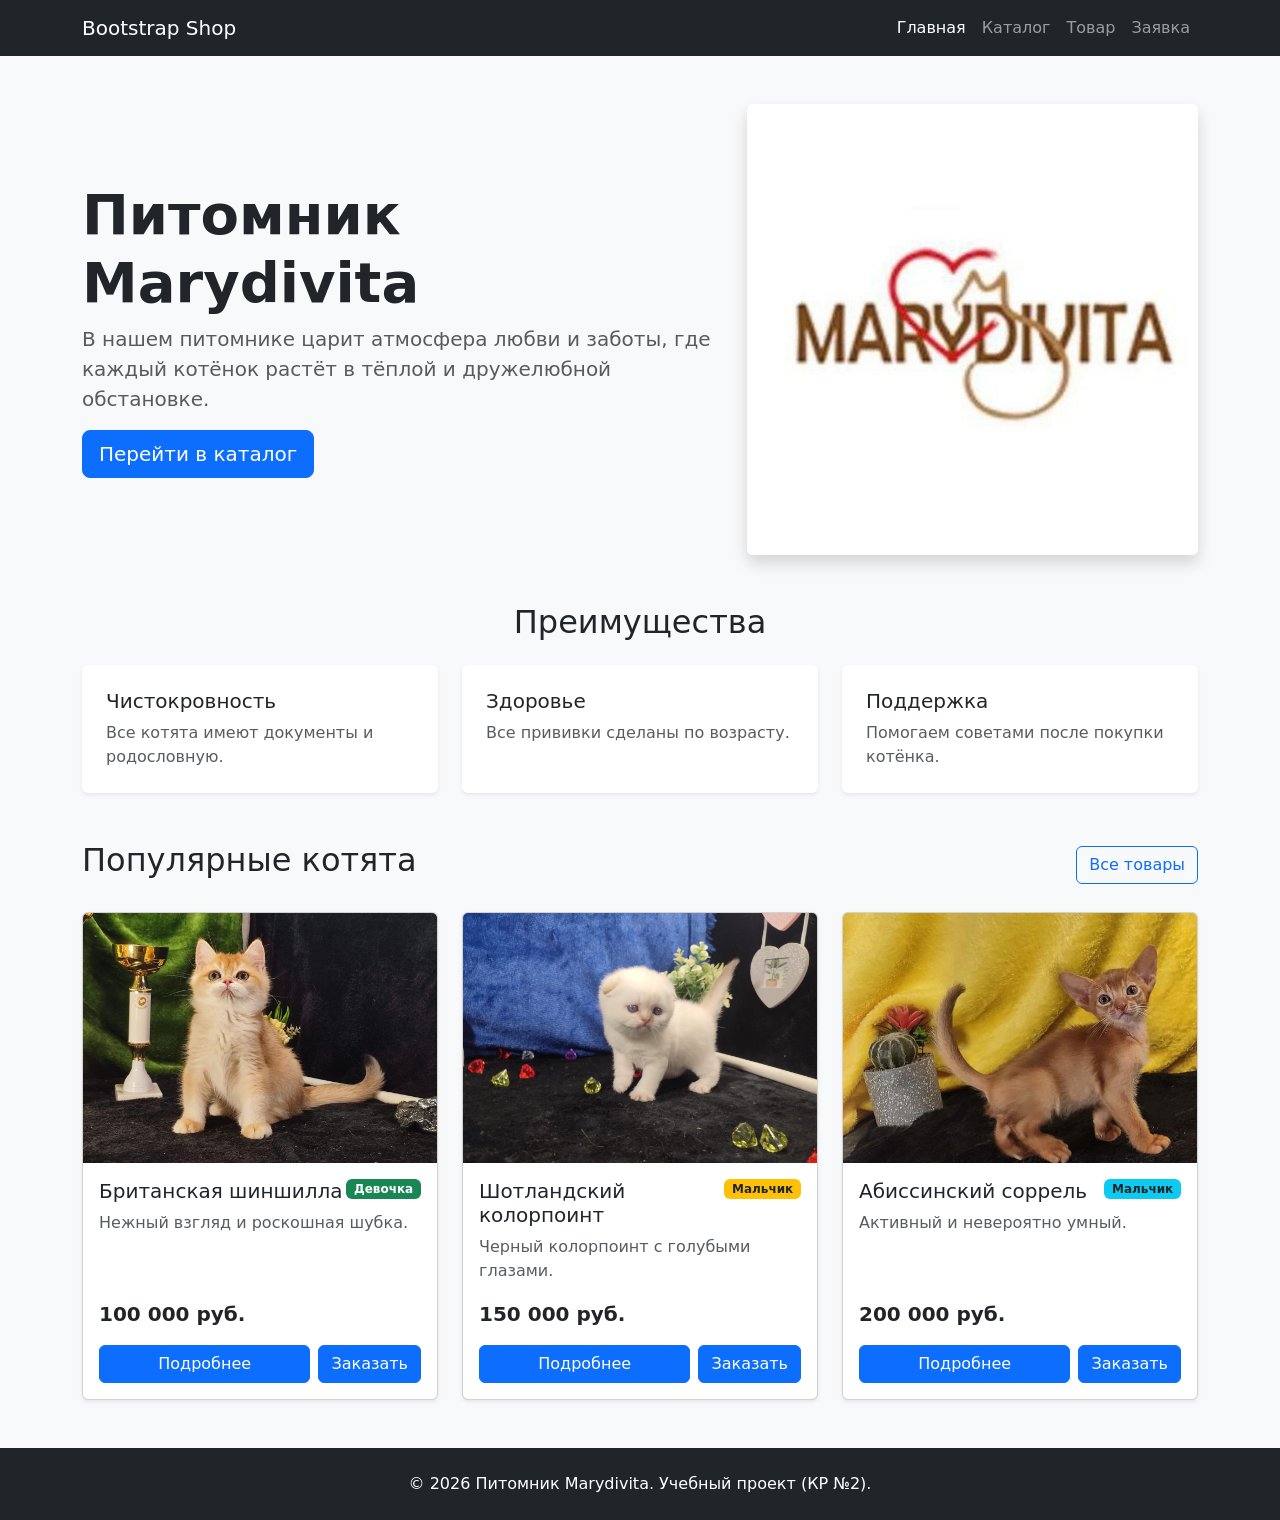
<file: index.html>
<!DOCTYPE html>
<html lang="ru">
<head>
    <meta charset="UTF-8">
    <meta name="viewport" content="width=device-width, initial-scale=1.0">
    <title>Главная – Bootstrap Shop</title>
    
    <link href="https://cdn.jsdelivr.net/npm/bootstrap@5.3.3/dist/css/bootstrap.min.css" rel="stylesheet">
</head>
<body class="bg-light">

    <nav class="navbar navbar-expand-lg navbar-dark bg-dark">
        <div class="container">
            <a class="navbar-brand" href="index.html">Bootstrap Shop</a>
            <button class="navbar-toggler" type="button" data-bs-toggle="collapse" data-bs-target="#mainNav">
                <span class="navbar-toggler-icon"></span>
            </button>
            <div class="collapse navbar-collapse" id="mainNav">
                <ul class="navbar-nav ms-auto">
                    <li class="nav-item"><a class="nav-link active" href="index.html">Главная</a></li>
                    <li class="nav-item"><a class="nav-link" href="catalog.html">Каталог</a></li>
                    <li class="nav-item"><a class="nav-link" href="product.html">Товар</a></li>
                    <li class="nav-item"><a class="nav-link" href="order.html">Заявка</a></li>
                </ul>
            </div>
        </div>
    </nav>

    <header class="container my-5">
        <div class="row align-items-center g-4">
            <div class="col-12 col-lg-7">
                <h1 class="display-4 fw-bold">Питомник Marydivita</h1>
                <p class="lead text-muted">В нашем питомнике царит атмосфера любви и заботы, где каждый котёнок растёт в тёплой и дружелюбной обстановке.</p>
                <a href="catalog.html" class="btn btn-primary btn-lg">Перейти в каталог</a>
            </div>
            <div class="col-12 col-lg-5">
                <img src="images/hero.jpg" alt="Marydivita" class="img-fluid rounded shadow">
            </div>
        </div>
    </header>

    <section class="container my-5">
        <h2 class="text-center mb-4">Преимущества</h2>
        <div class="row g-4">
            <div class="col-12 col-md-4">
                <div class="card h-100 p-4 shadow-sm border-0 bg-white">
                    <h3 class="h5">Чистокровность</h3>
                    <p class="mb-0 text-muted">Все котята имеют документы и родословную.</p>
                </div>
            </div>
            <div class="col-12 col-md-4">
                <div class="card h-100 p-4 shadow-sm border-0 bg-white">
                    <h3 class="h5">Здоровье</h3>
                    <p class="mb-0 text-muted">Все прививки сделаны по возрасту.</p>
                </div>
            </div>
            <div class="col-12 col-md-4">
                <div class="card h-100 p-4 shadow-sm border-0 bg-white">
                    <h3 class="h5">Поддержка</h3>
                    <p class="mb-0 text-muted">Помогаем советами после покупки котёнка.</p>
                </div>
            </div>
        </div>
    </section>

    <section class="container my-5" id="popular">
        <div class="d-flex justify-content-between align-items-center mb-4">
            <h2>Популярные котята</h2>
            <a href="catalog.html" class="btn btn-outline-primary">Все товары</a>
        </div>
        <div class="row g-4">
            <!-- 1 -->
            <div class="col-12 col-md-6 col-lg-4">
                <div class="card h-100 shadow-sm">
                    <img src="images/cat-1.jpg" class="card-img-top" alt="Британская шиншилла" style="height: 250px; object-fit: cover;">
                    <div class="card-body d-flex flex-column">
                        <div class="d-flex justify-content-between align-items-start mb-2">
                            <h5 class="card-title mb-0">Британская шиншилла</h5>
                            <span class="badge bg-success">Девочка</span>
                        </div>
                        <p class="card-text text-muted">Нежный взгляд и роскошная шубка.</p>
                        <p class="fw-bold fs-5 mt-auto">100 000 руб.</p>
                        <div class="d-flex gap-2">
                            <a href="product.html" class="btn btn-primary flex-grow-1">Подробнее</a>
                            <button class="btn btn-primary" data-bs-toggle="modal" data-bs-target="#orderModal" onclick="setProduct('Британская шиншилла')">Заказать</button>
                        </div>
                    </div>
                </div>
            </div>
            <!-- 2 -->
            <div class="col-12 col-md-6 col-lg-4">
                <div class="card h-100 shadow-sm">
                    <img src="images/cat-2.jpg" class="card-img-top" alt="Шотландский колорпоинт" style="height: 250px; object-fit: cover;">
                    <div class="card-body d-flex flex-column">
                        <div class="d-flex justify-content-between align-items-start mb-2">
                            <h5 class="card-title mb-0">Шотландский колорпоинт</h5>
                            <span class="badge bg-warning text-dark">Мальчик</span>
                        </div>
                        <p class="card-text text-muted">Черный колорпоинт с голубыми глазами.</p>
                        <p class="fw-bold fs-5 mt-auto">150 000 руб.</p>
                        <div class="d-flex gap-2">
                            <a href="product-2.html" class="btn btn-primary flex-grow-1">Подробнее</a>
                            <button class="btn btn-primary" data-bs-toggle="modal" data-bs-target="#orderModal" onclick="setProduct('Шотландский колорпоинт')">Заказать</button>
                        </div>
                    </div>
                </div>
            </div>
            <!-- 3 -->
            <div class="col-12 col-md-6 col-lg-4">
                <div class="card h-100 shadow-sm">
                    <img src="images/cat-3.jpg" class="card-img-top" alt="Абиссинский соррель" style="height: 250px; object-fit: cover;">
                    <div class="card-body d-flex flex-column">
                        <div class="d-flex justify-content-between align-items-start mb-2">
                            <h5 class="card-title mb-0">Абиссинский соррель</h5>
                            <span class="badge bg-info text-dark">Мальчик</span>
                        </div>
                        <p class="card-text text-muted">Активный и невероятно умный.</p>
                        <p class="fw-bold fs-5 mt-auto">200 000 руб.</p>
                        <div class="d-flex gap-2">
                            <a href="product-3.html" class="btn btn-primary flex-grow-1">Подробнее</a>
                            <button class="btn btn-primary" data-bs-toggle="modal" data-bs-target="#orderModal" onclick="setProduct('Абиссинский соррель')">Заказать</button>
                        </div>
                    </div>
                </div>
            </div>
        </div>
    </section>

    <footer class="bg-dark text-white text-center py-4 mt-5">
        <p class="mb-0">&copy; 2026 Питомник Marydivita. Учебный проект (КР №2).</p>
    </footer>

    <!-- Модальное окно -->
    <div class="modal fade" id="orderModal" tabindex="-1" aria-labelledby="orderModalLabel" aria-hidden="true">
        <div class="modal-dialog">
            <div class="modal-content">
                <div class="modal-header">
                    <h5 class="modal-title" id="orderModalLabel">Быстрая заявка</h5>
                    <button type="button" class="btn-close" data-bs-dismiss="modal" aria-label="Закрыть"></button>
                </div>
                <div class="modal-body">
                    <form>
                        <div class="mb-3">
                            <label for="modal-cat-name" class="form-label">Выбранный котёнок</label>
                            <input type="text" class="form-control" id="modal-cat-name" readonly>
                        </div>
                        <div class="mb-3">
                            <label for="modal-name" class="form-label">Ваше имя</label>
                            <input type="text" class="form-control" id="modal-name" required>
                        </div>
                        <div class="mb-3">
                            <label for="modal-phone" class="form-label">Телефон</label>
                            <input type="tel" class="form-control" id="modal-phone" required>
                        </div>
                    </form>
                </div>
                <div class="modal-footer">
                    <button type="button" class="btn btn-secondary" data-bs-dismiss="modal">Закрыть</button>
                    <button type="button" class="btn btn-primary">Отправить</button>
                </div>
            </div>
        </div>
    </div>

    <script src="https://cdn.jsdelivr.net/npm/bootstrap@5.3.3/dist/js/bootstrap.bundle.min.js"></script>
    <script>
        function setProduct(name) {
            document.getElementById('modal-cat-name').value = name;
        }
    </script>
</body>
</html>
</file>
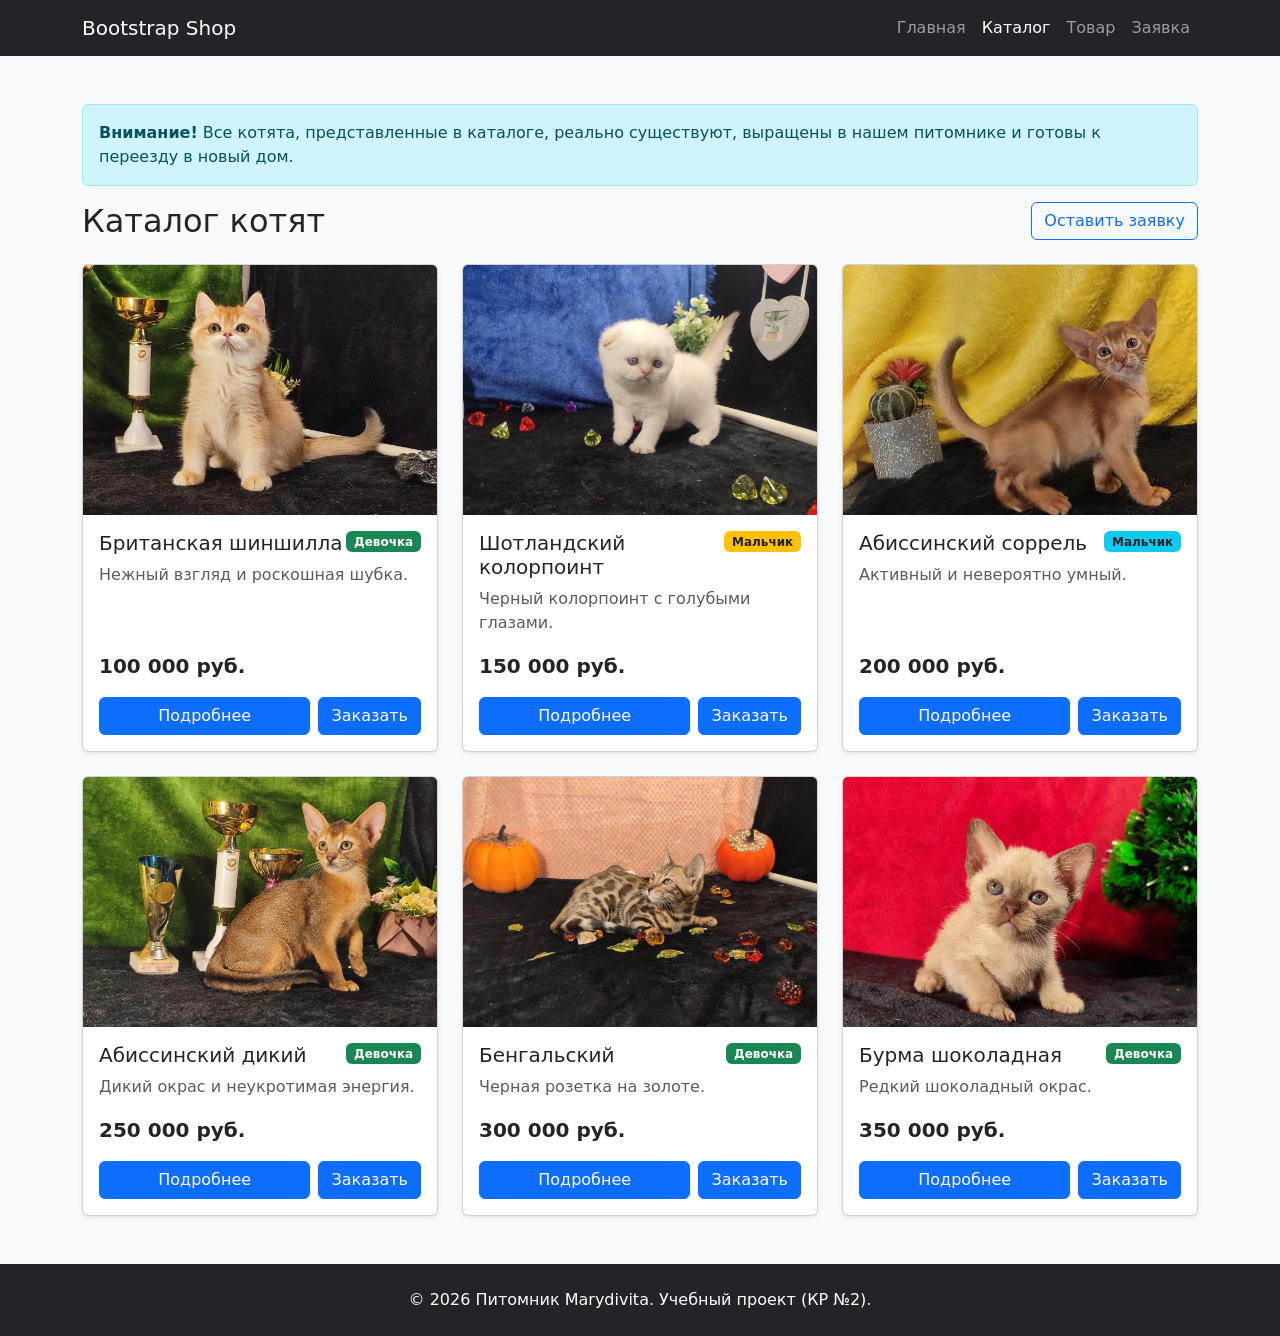
<file: catalog.html>
<!DOCTYPE html>
<html lang="ru">
<head>
    <meta charset="UTF-8">
    <meta name="viewport" content="width=device-width, initial-scale=1.0">
    <title>Каталог – Bootstrap Shop</title>
    
    <link href="https://cdn.jsdelivr.net/npm/bootstrap@5.3.3/dist/css/bootstrap.min.css" rel="stylesheet">
</head>
<body class="bg-light">

    <nav class="navbar navbar-expand-lg navbar-dark bg-dark">
        <div class="container">
            <a class="navbar-brand" href="index.html">Bootstrap Shop</a>
            <button class="navbar-toggler" type="button" data-bs-toggle="collapse" data-bs-target="#mainNav">
                <span class="navbar-toggler-icon"></span>
            </button>
            <div class="collapse navbar-collapse" id="mainNav">
                <ul class="navbar-nav ms-auto">
                    <li class="nav-item"><a class="nav-link" href="index.html">Главная</a></li>
                    <li class="nav-item"><a class="nav-link active" href="catalog.html">Каталог</a></li>
                    <li class="nav-item"><a class="nav-link" href="product.html">Товар</a></li>
                    <li class="nav-item"><a class="nav-link" href="order.html">Заявка</a></li>
                </ul>
            </div>
        </div>
    </nav>

    <main class="container my-5">
        <div class="alert alert-info" role="alert">
            <strong>Внимание!</strong> Все котята, представленные в каталоге, реально существуют, выращены в нашем питомнике и готовы к переезду в новый дом.
        </div>

        <div class="d-flex justify-content-between align-items-center mb-4">
            <h1 class="h2 mb-0">Каталог котят</h1>
            <a href="order.html" class="btn btn-outline-primary">Оставить заявку</a>
        </div>

        <div class="row g-4">
            <!-- 1 -->
            <div class="col-12 col-md-6 col-lg-4">
                <div class="card h-100 shadow-sm">
                    <img src="images/cat-1.jpg" class="card-img-top" alt="Британская шиншилла" style="height: 250px; object-fit: cover;">
                    <div class="card-body d-flex flex-column">
                        <div class="d-flex justify-content-between align-items-start mb-2">
                            <h5 class="card-title mb-0">Британская шиншилла</h5>
                            <span class="badge bg-success">Девочка</span>
                        </div>
                        <p class="card-text text-muted">Нежный взгляд и роскошная шубка.</p>
                        <p class="fw-bold fs-5 mt-auto">100 000 руб.</p>
                        <div class="d-flex gap-2">
                            <a href="product.html" class="btn btn-primary flex-grow-1">Подробнее</a>
                            <button class="btn btn-primary" data-bs-toggle="modal" data-bs-target="#orderModal" onclick="setProduct('Британская шиншилла')">Заказать</button>
                        </div>
                    </div>
                </div>
            </div>
            <!-- 2 -->
            <div class="col-12 col-md-6 col-lg-4">
                <div class="card h-100 shadow-sm">
                    <img src="images/cat-2.jpg" class="card-img-top" alt="Шотландский колорпоинт" style="height: 250px; object-fit: cover;">
                    <div class="card-body d-flex flex-column">
                        <div class="d-flex justify-content-between align-items-start mb-2">
                            <h5 class="card-title mb-0">Шотландский колорпоинт</h5>
                            <span class="badge bg-warning text-dark">Мальчик</span>
                        </div>
                        <p class="card-text text-muted">Черный колорпоинт с голубыми глазами.</p>
                        <p class="fw-bold fs-5 mt-auto">150 000 руб.</p>
                        <div class="d-flex gap-2">
                            <a href="product-2.html" class="btn btn-primary flex-grow-1">Подробнее</a>
                            <button class="btn btn-primary" data-bs-toggle="modal" data-bs-target="#orderModal" onclick="setProduct('Шотландский колорпоинт')">Заказать</button>
                        </div>
                    </div>
                </div>
            </div>
            <!-- 3 -->
            <div class="col-12 col-md-6 col-lg-4">
                <div class="card h-100 shadow-sm">
                    <img src="images/cat-3.jpg" class="card-img-top" alt="Абиссинский соррель" style="height: 250px; object-fit: cover;">
                    <div class="card-body d-flex flex-column">
                        <div class="d-flex justify-content-between align-items-start mb-2">
                            <h5 class="card-title mb-0">Абиссинский соррель</h5>
                            <span class="badge bg-info text-dark">Мальчик</span>
                        </div>
                        <p class="card-text text-muted">Активный и невероятно умный.</p>
                        <p class="fw-bold fs-5 mt-auto">200 000 руб.</p>
                        <div class="d-flex gap-2">
                            <a href="product-3.html" class="btn btn-primary flex-grow-1">Подробнее</a>
                            <button class="btn btn-primary" data-bs-toggle="modal" data-bs-target="#orderModal" onclick="setProduct('Абиссинский соррель')">Заказать</button>
                        </div>
                    </div>
                </div>
            </div>
            <!-- 4 -->
            <div class="col-12 col-md-6 col-lg-4">
                <div class="card h-100 shadow-sm">
                    <img src="images/cat-4.jpg" class="card-img-top" alt="Абиссинский дикий" style="height: 250px; object-fit: cover;">
                    <div class="card-body d-flex flex-column">
                        <div class="d-flex justify-content-between align-items-start mb-2">
                            <h5 class="card-title mb-0">Абиссинский дикий</h5>
                            <span class="badge bg-success">Девочка</span>
                        </div>
                        <p class="card-text text-muted">Дикий окрас и неукротимая энергия.</p>
                        <p class="fw-bold fs-5 mt-auto">250 000 руб.</p>
                        <div class="d-flex gap-2">
                            <a href="product-4.html" class="btn btn-primary flex-grow-1">Подробнее</a>
                            <button class="btn btn-primary" data-bs-toggle="modal" data-bs-target="#orderModal" onclick="setProduct('Абиссинский дикий')">Заказать</button>
                        </div>
                    </div>
                </div>
            </div>
            <!-- 5 -->
            <div class="col-12 col-md-6 col-lg-4">
                <div class="card h-100 shadow-sm">
                    <img src="images/cat-5.jpg" class="card-img-top" alt="Бенгальский" style="height: 250px; object-fit: cover;">
                    <div class="card-body d-flex flex-column">
                        <div class="d-flex justify-content-between align-items-start mb-2">
                            <h5 class="card-title mb-0">Бенгальский</h5>
                            <span class="badge bg-success">Девочка</span>
                        </div>
                        <p class="card-text text-muted">Черная розетка на золоте.</p>
                        <p class="fw-bold fs-5 mt-auto">300 000 руб.</p>
                        <div class="d-flex gap-2">
                            <a href="product-5.html" class="btn btn-primary flex-grow-1">Подробнее</a>
                            <button class="btn btn-primary" data-bs-toggle="modal" data-bs-target="#orderModal" onclick="setProduct('Бенгальский')">Заказать</button>
                        </div>
                    </div>
                </div>
            </div>
            <!-- 6 -->
            <div class="col-12 col-md-6 col-lg-4">
                <div class="card h-100 shadow-sm">
                    <img src="images/cat-6.jpg" class="card-img-top" alt="Бурма" style="height: 250px; object-fit: cover;">
                    <div class="card-body d-flex flex-column">
                        <div class="d-flex justify-content-between align-items-start mb-2">
                            <h5 class="card-title mb-0">Бурма шоколадная</h5>
                            <span class="badge bg-success">Девочка</span>
                        </div>
                        <p class="card-text text-muted">Редкий шоколадный окрас.</p>
                        <p class="fw-bold fs-5 mt-auto">350 000 руб.</p>
                        <div class="d-flex gap-2">
                            <a href="product-6.html" class="btn btn-primary flex-grow-1">Подробнее</a>
                            <button class="btn btn-primary" data-bs-toggle="modal" data-bs-target="#orderModal" onclick="setProduct('Бурма шоколадная')">Заказать</button>
                        </div>
                    </div>
                </div>
            </div>
        </div>
    </main>

    <footer class="bg-dark text-white text-center py-4 mt-5">
        <p class="mb-0">&copy; 2026 Питомник Marydivita. Учебный проект (КР №2).</p>
    </footer>

    <!-- Модальное окно -->
    <div class="modal fade" id="orderModal" tabindex="-1" aria-labelledby="orderModalLabel" aria-hidden="true">
        <div class="modal-dialog">
            <div class="modal-content">
                <div class="modal-header">
                    <h5 class="modal-title" id="orderModalLabel">Быстрая заявка</h5>
                    <button type="button" class="btn-close" data-bs-dismiss="modal" aria-label="Закрыть"></button>
                </div>
                <div class="modal-body">
                    <form>
                        <div class="mb-3">
                            <label for="modal-cat-name" class="form-label">Выбранный котёнок</label>
                            <input type="text" class="form-control" id="modal-cat-name" readonly>
                        </div>
                        <div class="mb-3">
                            <label for="modal-name" class="form-label">Ваше имя</label>
                            <input type="text" class="form-control" id="modal-name" required>
                        </div>
                        <div class="mb-3">
                            <label for="modal-phone" class="form-label">Телефон</label>
                            <input type="tel" class="form-control" id="modal-phone" required>
                        </div>
                    </form>
                </div>
                <div class="modal-footer">
                    <button type="button" class="btn btn-secondary" data-bs-dismiss="modal">Закрыть</button>
                    <button type="button" class="btn btn-primary">Отправить</button>
                </div>
            </div>
        </div>
    </div>

    <script src="https://cdn.jsdelivr.net/npm/bootstrap@5.3.3/dist/js/bootstrap.bundle.min.js"></script>
    <script>
        function setProduct(name) {
            document.getElementById('modal-cat-name').value = name;
        }
    </script>
</body>
</html>
</file>
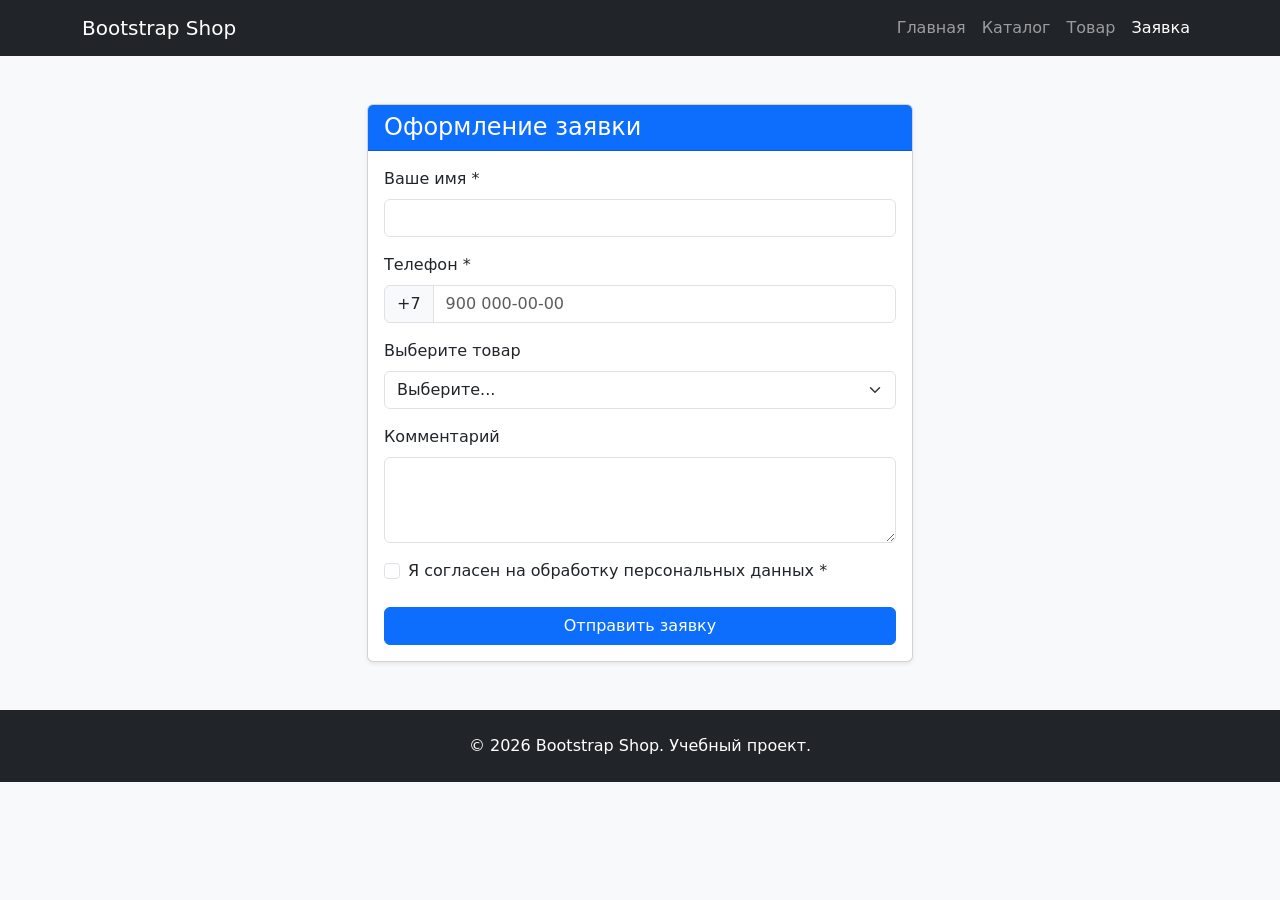
<file: order.html>
<!DOCTYPE html>
<html lang="ru">
<head>
    <meta charset="UTF-8">
    <meta name="viewport" content="width=device-width, initial-scale=1.0">
    <title>Заявка – Bootstrap Shop</title>
    <link href="https://cdn.jsdelivr.net/npm/bootstrap@5.3.3/dist/css/bootstrap.min.css" rel="stylesheet">
</head>
<body class="bg-light">

    <nav class="navbar navbar-expand-lg navbar-dark bg-dark">
        <div class="container">
            <a class="navbar-brand" href="index.html">Bootstrap Shop</a>
            <button class="navbar-toggler" type="button" data-bs-toggle="collapse" data-bs-target="#mainNav">
                <span class="navbar-toggler-icon"></span>
            </button>
            <div class="collapse navbar-collapse" id="mainNav">
                <ul class="navbar-nav ms-auto">
                    <li class="nav-item"><a class="nav-link" href="index.html">Главная</a></li>
                    <li class="nav-item"><a class="nav-link" href="catalog.html">Каталог</a></li>
                    <li class="nav-item"><a class="nav-link" href="product.html">Товар</a></li>
                    <li class="nav-item"><a class="nav-link active" href="order.html">Заявка</a></li>
                </ul>
            </div>
        </div>
    </nav>

    <main class="container my-5">
        <div class="row justify-content-center">
            <div class="col-12 col-md-8 col-lg-6">
                <div class="card shadow-sm">
                    <div class="card-header bg-primary text-white">
                        <h1 class="h4 mb-0">Оформление заявки</h1>
                    </div>
                    <div class="card-body">
                        <form>
                            <div class="mb-3">
                                <label for="name" class="form-label">Ваше имя *</label>
                                <input type="text" class="form-control" id="name" required>
                            </div>
                            <div class="mb-3">
                                <label for="phone" class="form-label">Телефон *</label>
                                <div class="input-group">
                                    <span class="input-group-text">+7</span>
                                    <input type="tel" class="form-control" id="phone" placeholder="900 000-00-00" required>
                                </div>
                            </div>
                            <div class="mb-3">
                                <label for="cat" class="form-label">Выберите товар</label>
                                <select class="form-select" id="cat">
                                    <option selected>Выберите...</option>
                                    <option value="1">Товар 1</option>
                                    <option value="2">Товар 2</option>
                                    <option value="3">Товар 3</option>
                                </select>
                            </div>
                            <div class="mb-3">
                                <label for="comment" class="form-label">Комментарий</label>
                                <textarea class="form-control" id="comment" rows="3"></textarea>
                            </div>
                            <div class="form-check mb-4">
                                <input class="form-check-input" type="checkbox" id="agree" required>
                                <label class="form-check-label" for="agree">Я согласен на обработку персональных данных *</label>
                            </div>
                            <button type="submit" class="btn btn-primary w-100">Отправить заявку</button>
                        </form>
                    </div>
                </div>
            </div>
        </div>
    </main>

    <footer class="bg-dark text-white text-center py-4 mt-5">
        <p class="mb-0">&copy; 2026 Bootstrap Shop. Учебный проект.</p>
    </footer>

    <script src="https://cdn.jsdelivr.net/npm/bootstrap@5.3.3/dist/js/bootstrap.bundle.min.js"></script>
</body>
</html>
</file>
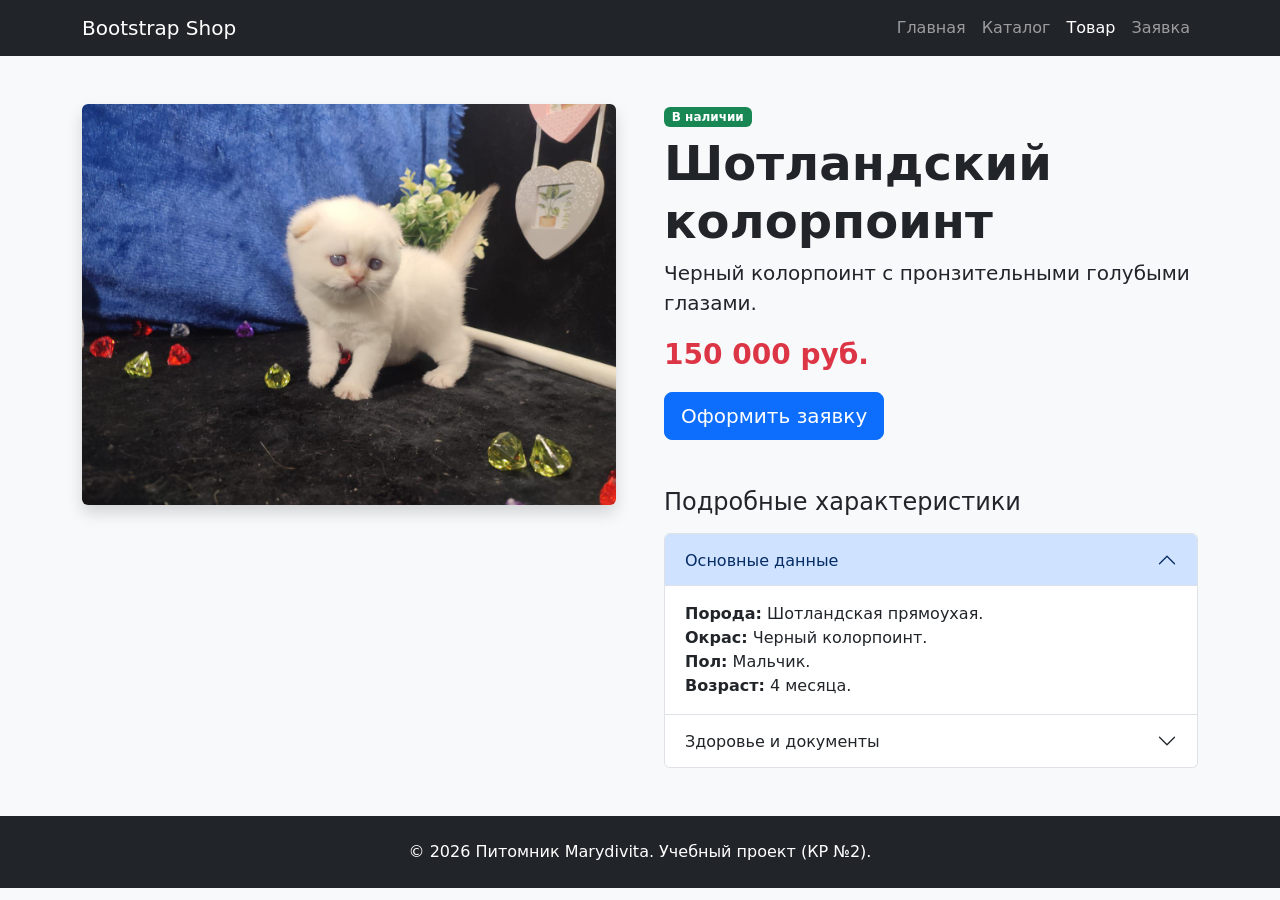
<file: product-2.html>
<!DOCTYPE html>
<html lang="ru">
<head>
    <meta charset="UTF-8">
    <meta name="viewport" content="width=device-width, initial-scale=1.0">
    <title>Шотландский колорпоинт – Bootstrap Shop</title>
    <link href="https://cdn.jsdelivr.net/npm/bootstrap@5.3.3/dist/css/bootstrap.min.css" rel="stylesheet">
</head>
<body class="bg-light">

    <nav class="navbar navbar-expand-lg navbar-dark bg-dark">
        <div class="container">
            <a class="navbar-brand" href="index.html">Bootstrap Shop</a>
            <button class="navbar-toggler" type="button" data-bs-toggle="collapse" data-bs-target="#mainNav">
                <span class="navbar-toggler-icon"></span>
            </button>
            <div class="collapse navbar-collapse" id="mainNav">
                <ul class="navbar-nav ms-auto">
                    <li class="nav-item"><a class="nav-link" href="index.html">Главная</a></li>
                    <li class="nav-item"><a class="nav-link" href="catalog.html">Каталог</a></li>
                    <li class="nav-item"><a class="nav-link active" href="product.html">Товар</a></li>
                    <li class="nav-item"><a class="nav-link" href="order.html">Заявка</a></li>
                </ul>
            </div>
        </div>
    </nav>

    <main class="container my-5">
        <div class="row g-5">
            <div class="col-12 col-lg-6">
                <img src="images/cat-2.jpg" alt="Шотландский колорпоинт" class="img-fluid rounded shadow">
            </div>
            <div class="col-12 col-lg-6">
                <span class="badge bg-success mb-2">В наличии</span>
                <h1 class="display-5 fw-bold">Шотландский колорпоинт</h1>
                <p class="lead">Черный колорпоинт с пронзительными голубыми глазами.</p>
                <p class="fs-3 fw-bold text-danger">150 000 руб.</p>
                
                <a href="order.html" class="btn btn-primary btn-lg mb-4">Оформить заявку</a>

                <h2 class="h4 mt-4 mb-3">Подробные характеристики</h2>
                <div class="accordion" id="featuresAccordion">
                    <div class="accordion-item">
                        <h2 class="accordion-header"><button class="accordion-button" type="button" data-bs-toggle="collapse" data-bs-target="#collapseOne">Основные данные</button></h2>
                        <div id="collapseOne" class="accordion-collapse collapse show" data-bs-parent="#featuresAccordion">
                            <div class="accordion-body">
                                <strong>Порода:</strong> Шотландская прямоухая.<br>
                                <strong>Окрас:</strong> Черный колорпоинт.<br>
                                <strong>Пол:</strong> Мальчик.<br>
                                <strong>Возраст:</strong> 4 месяца.
                            </div>
                        </div>
                    </div>
                    <div class="accordion-item">
                        <h2 class="accordion-header"><button class="accordion-button collapsed" type="button" data-bs-toggle="collapse" data-bs-target="#collapseTwo">Здоровье и документы</button></h2>
                        <div id="collapseTwo" class="accordion-collapse collapse" data-bs-parent="#featuresAccordion">
                            <div class="accordion-body">
                                <strong>Прививки:</strong> Все сделаны по возрасту.<br>
                                <strong>Документы:</strong> Метрика WCF, вет. паспорт.<br>
                                <strong>Особенность:</strong> Голубые глаза, дружелюбный характер.
                            </div>
                        </div>
                    </div>
                </div>
            </div>
        </div>
    </main>

    <footer class="bg-dark text-white text-center py-4 mt-5">
        <p class="mb-0">&copy; 2026 Питомник Marydivita. Учебный проект (КР №2).</p>
    </footer>

    <script src="https://cdn.jsdelivr.net/npm/bootstrap@5.3.3/dist/js/bootstrap.bundle.min.js"></script>
</body>
</html>
</file>
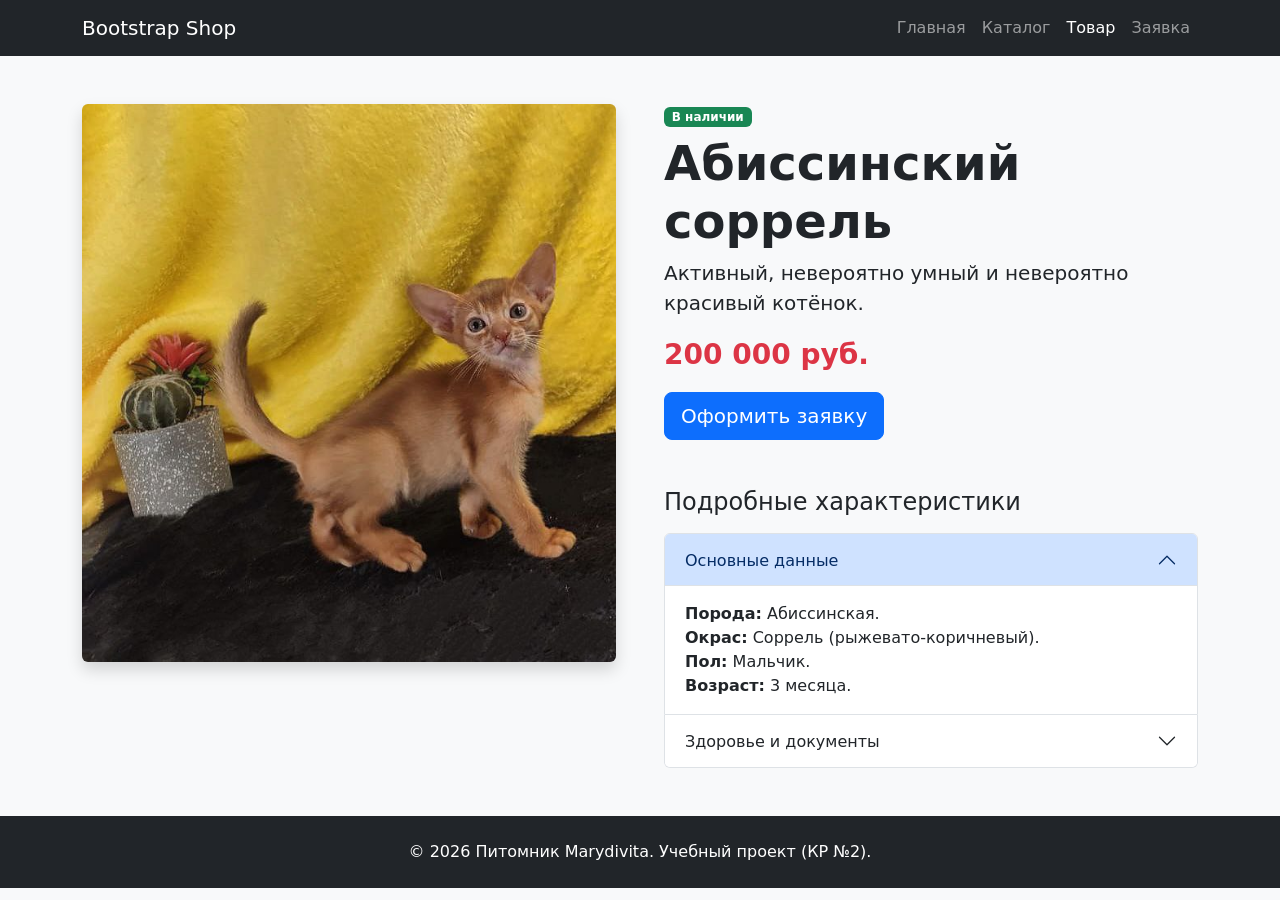
<file: product-3.html>
<!DOCTYPE html>
<html lang="ru">
<head>
    <meta charset="UTF-8">
    <meta name="viewport" content="width=device-width, initial-scale=1.0">
    <title>Абиссинский соррель – Bootstrap Shop</title>
    <link href="https://cdn.jsdelivr.net/npm/bootstrap@5.3.3/dist/css/bootstrap.min.css" rel="stylesheet">
</head>
<body class="bg-light">

    <nav class="navbar navbar-expand-lg navbar-dark bg-dark">
        <div class="container">
            <a class="navbar-brand" href="index.html">Bootstrap Shop</a>
            <button class="navbar-toggler" type="button" data-bs-toggle="collapse" data-bs-target="#mainNav">
                <span class="navbar-toggler-icon"></span>
            </button>
            <div class="collapse navbar-collapse" id="mainNav">
                <ul class="navbar-nav ms-auto">
                    <li class="nav-item"><a class="nav-link" href="index.html">Главная</a></li>
                    <li class="nav-item"><a class="nav-link" href="catalog.html">Каталог</a></li>
                    <li class="nav-item"><a class="nav-link active" href="product.html">Товар</a></li>
                    <li class="nav-item"><a class="nav-link" href="order.html">Заявка</a></li>
                </ul>
            </div>
        </div>
    </nav>

    <main class="container my-5">
        <div class="row g-5">
            <div class="col-12 col-lg-6">
                <img src="images/cat-3.jpg" alt="Абиссинский соррель" class="img-fluid rounded shadow">
            </div>
            <div class="col-12 col-lg-6">
                <span class="badge bg-success mb-2">В наличии</span>
                <h1 class="display-5 fw-bold">Абиссинский соррель</h1>
                <p class="lead">Активный, невероятно умный и невероятно красивый котёнок.</p>
                <p class="fs-3 fw-bold text-danger">200 000 руб.</p>
                
                <a href="order.html" class="btn btn-primary btn-lg mb-4">Оформить заявку</a>

                <h2 class="h4 mt-4 mb-3">Подробные характеристики</h2>
                <div class="accordion" id="featuresAccordion">
                    <div class="accordion-item">
                        <h2 class="accordion-header"><button class="accordion-button" type="button" data-bs-toggle="collapse" data-bs-target="#collapseOne">Основные данные</button></h2>
                        <div id="collapseOne" class="accordion-collapse collapse show" data-bs-parent="#featuresAccordion">
                            <div class="accordion-body">
                                <strong>Порода:</strong> Абиссинская.<br>
                                <strong>Окрас:</strong> Соррель (рыжевато-коричневый).<br>
                                <strong>Пол:</strong> Мальчик.<br>
                                <strong>Возраст:</strong> 3 месяца.
                            </div>
                        </div>
                    </div>
                    <div class="accordion-item">
                        <h2 class="accordion-header"><button class="accordion-button collapsed" type="button" data-bs-toggle="collapse" data-bs-target="#collapseTwo">Здоровье и документы</button></h2>
                        <div id="collapseTwo" class="accordion-collapse collapse" data-bs-parent="#featuresAccordion">
                            <div class="accordion-body">
                                <strong>Прививки:</strong> Все сделаны по возрасту.<br>
                                <strong>Документы:</strong> Метрика WCF, вет. паспорт.<br>
                                <strong>Особенность:</strong> Обожает играть и всегда в центре внимания.
                            </div>
                        </div>
                    </div>
                </div>
            </div>
        </div>
    </main>

    <footer class="bg-dark text-white text-center py-4 mt-5">
        <p class="mb-0">&copy; 2026 Питомник Marydivita. Учебный проект (КР №2).</p>
    </footer>

    <script src="https://cdn.jsdelivr.net/npm/bootstrap@5.3.3/dist/js/bootstrap.bundle.min.js"></script>
</body>
</html>
</file>
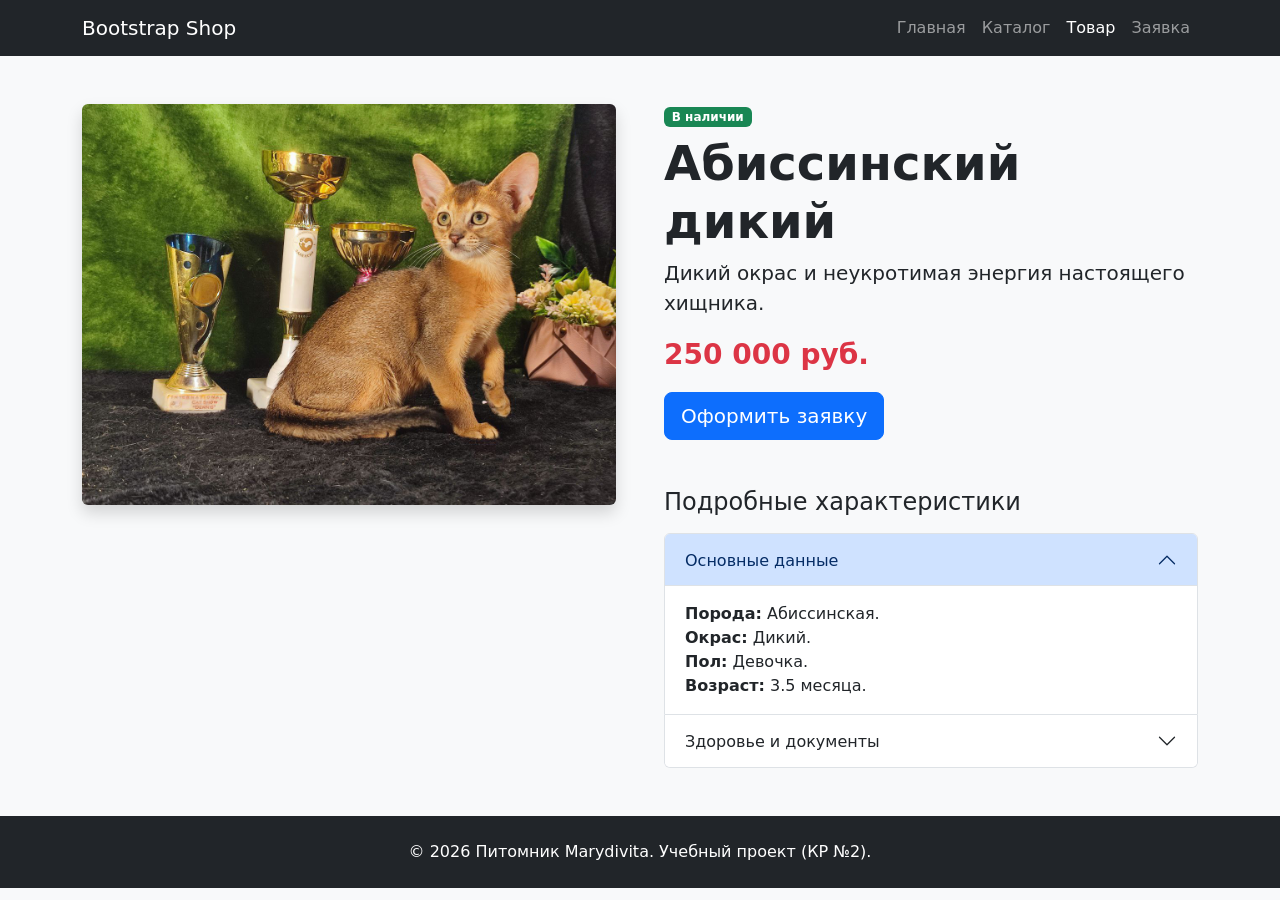
<file: product-4.html>
<!DOCTYPE html>
<html lang="ru">
<head>
    <meta charset="UTF-8">
    <meta name="viewport" content="width=device-width, initial-scale=1.0">
    <title>Абиссинский дикий – Bootstrap Shop</title>
    <link href="https://cdn.jsdelivr.net/npm/bootstrap@5.3.3/dist/css/bootstrap.min.css" rel="stylesheet">
</head>
<body class="bg-light">

    <nav class="navbar navbar-expand-lg navbar-dark bg-dark">
        <div class="container">
            <a class="navbar-brand" href="index.html">Bootstrap Shop</a>
            <button class="navbar-toggler" type="button" data-bs-toggle="collapse" data-bs-target="#mainNav">
                <span class="navbar-toggler-icon"></span>
            </button>
            <div class="collapse navbar-collapse" id="mainNav">
                <ul class="navbar-nav ms-auto">
                    <li class="nav-item"><a class="nav-link" href="index.html">Главная</a></li>
                    <li class="nav-item"><a class="nav-link" href="catalog.html">Каталог</a></li>
                    <li class="nav-item"><a class="nav-link active" href="product.html">Товар</a></li>
                    <li class="nav-item"><a class="nav-link" href="order.html">Заявка</a></li>
                </ul>
            </div>
        </div>
    </nav>

    <main class="container my-5">
        <div class="row g-5">
            <div class="col-12 col-lg-6">
                <img src="images/cat-4.jpg" alt="Абиссинский дикий" class="img-fluid rounded shadow">
            </div>
            <div class="col-12 col-lg-6">
                <span class="badge bg-success mb-2">В наличии</span>
                <h1 class="display-5 fw-bold">Абиссинский дикий</h1>
                <p class="lead">Дикий окрас и неукротимая энергия настоящего хищника.</p>
                <p class="fs-3 fw-bold text-danger">250 000 руб.</p>
                
                <a href="order.html" class="btn btn-primary btn-lg mb-4">Оформить заявку</a>

                <h2 class="h4 mt-4 mb-3">Подробные характеристики</h2>
                <div class="accordion" id="featuresAccordion">
                    <div class="accordion-item">
                        <h2 class="accordion-header"><button class="accordion-button" type="button" data-bs-toggle="collapse" data-bs-target="#collapseOne">Основные данные</button></h2>
                        <div id="collapseOne" class="accordion-collapse collapse show" data-bs-parent="#featuresAccordion">
                            <div class="accordion-body">
                                <strong>Порода:</strong> Абиссинская.<br>
                                <strong>Окрас:</strong> Дикий.<br>
                                <strong>Пол:</strong> Девочка.<br>
                                <strong>Возраст:</strong> 3.5 месяца.
                            </div>
                        </div>
                    </div>
                    <div class="accordion-item">
                        <h2 class="accordion-header"><button class="accordion-button collapsed" type="button" data-bs-toggle="collapse" data-bs-target="#collapseTwo">Здоровье и документы</button></h2>
                        <div id="collapseTwo" class="accordion-collapse collapse" data-bs-parent="#featuresAccordion">
                            <div class="accordion-body">
                                <strong>Прививки:</strong> Все сделаны по возрасту.<br>
                                <strong>Документы:</strong> Метрика WCF, вет. паспорт.<br>
                                <strong>Особенность:</strong> Очень активная и любознательная.
                            </div>
                        </div>
                    </div>
                </div>
            </div>
        </div>
    </main>

    <footer class="bg-dark text-white text-center py-4 mt-5">
        <p class="mb-0">&copy; 2026 Питомник Marydivita. Учебный проект (КР №2).</p>
    </footer>

    <script src="https://cdn.jsdelivr.net/npm/bootstrap@5.3.3/dist/js/bootstrap.bundle.min.js"></script>
</body>
</html>
</file>
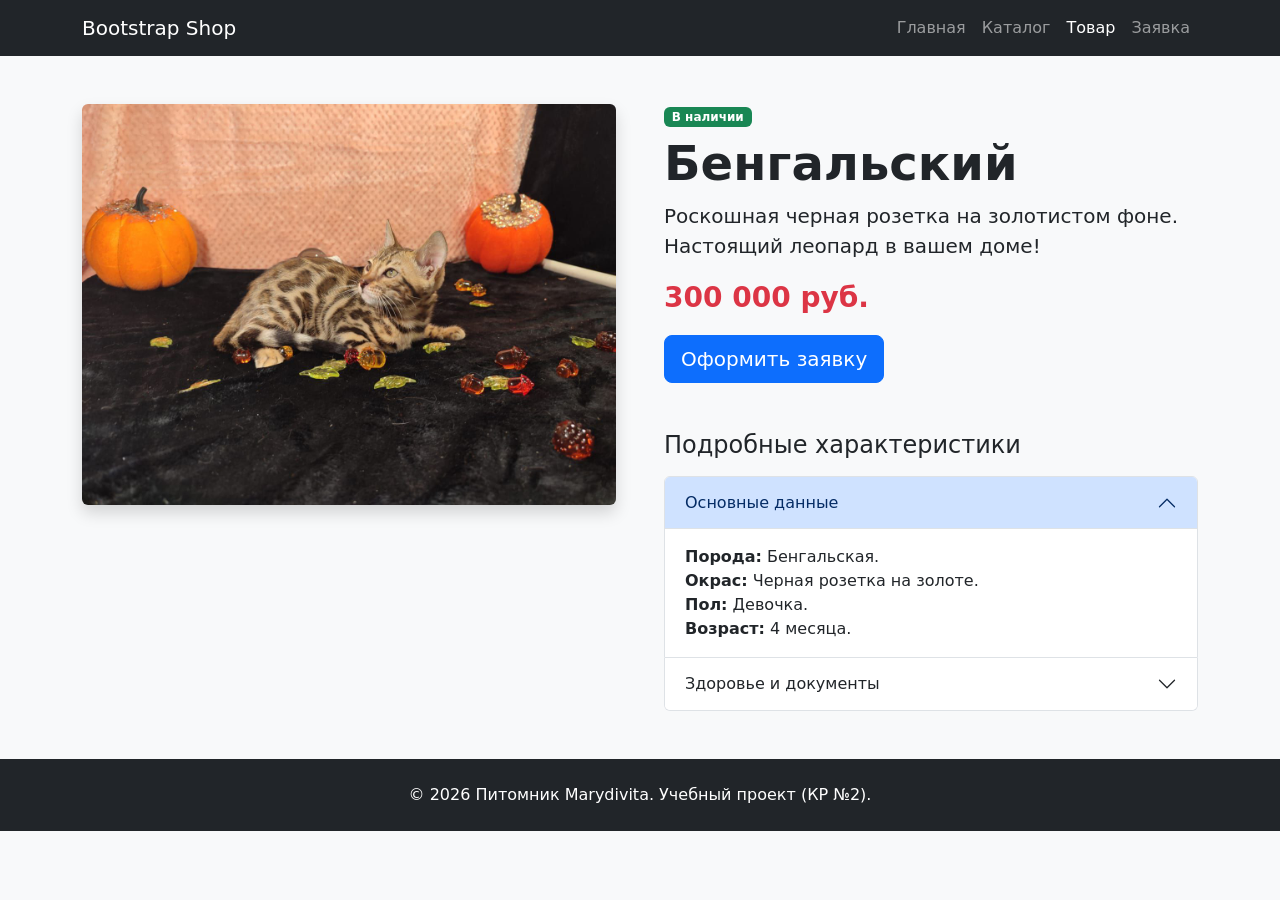
<file: product-5.html>
<!DOCTYPE html>
<html lang="ru">
<head>
    <meta charset="UTF-8">
    <meta name="viewport" content="width=device-width, initial-scale=1.0">
    <title>Бенгальский – Bootstrap Shop</title>
    <link href="https://cdn.jsdelivr.net/npm/bootstrap@5.3.3/dist/css/bootstrap.min.css" rel="stylesheet">
</head>
<body class="bg-light">

    <nav class="navbar navbar-expand-lg navbar-dark bg-dark">
        <div class="container">
            <a class="navbar-brand" href="index.html">Bootstrap Shop</a>
            <button class="navbar-toggler" type="button" data-bs-toggle="collapse" data-bs-target="#mainNav">
                <span class="navbar-toggler-icon"></span>
            </button>
            <div class="collapse navbar-collapse" id="mainNav">
                <ul class="navbar-nav ms-auto">
                    <li class="nav-item"><a class="nav-link" href="index.html">Главная</a></li>
                    <li class="nav-item"><a class="nav-link" href="catalog.html">Каталог</a></li>
                    <li class="nav-item"><a class="nav-link active" href="product.html">Товар</a></li>
                    <li class="nav-item"><a class="nav-link" href="order.html">Заявка</a></li>
                </ul>
            </div>
        </div>
    </nav>

    <main class="container my-5">
        <div class="row g-5">
            <div class="col-12 col-lg-6">
                <img src="images/cat-5.jpg" alt="Бенгальский" class="img-fluid rounded shadow">
            </div>
            <div class="col-12 col-lg-6">
                <span class="badge bg-success mb-2">В наличии</span>
                <h1 class="display-5 fw-bold">Бенгальский</h1>
                <p class="lead">Роскошная черная розетка на золотистом фоне. Настоящий леопард в вашем доме!</p>
                <p class="fs-3 fw-bold text-danger">300 000 руб.</p>
                
                <a href="order.html" class="btn btn-primary btn-lg mb-4">Оформить заявку</a>

                <h2 class="h4 mt-4 mb-3">Подробные характеристики</h2>
                <div class="accordion" id="featuresAccordion">
                    <div class="accordion-item">
                        <h2 class="accordion-header"><button class="accordion-button" type="button" data-bs-toggle="collapse" data-bs-target="#collapseOne">Основные данные</button></h2>
                        <div id="collapseOne" class="accordion-collapse collapse show" data-bs-parent="#featuresAccordion">
                            <div class="accordion-body">
                                <strong>Порода:</strong> Бенгальская.<br>
                                <strong>Окрас:</strong> Черная розетка на золоте.<br>
                                <strong>Пол:</strong> Девочка.<br>
                                <strong>Возраст:</strong> 4 месяца.
                            </div>
                        </div>
                    </div>
                    <div class="accordion-item">
                        <h2 class="accordion-header"><button class="accordion-button collapsed" type="button" data-bs-toggle="collapse" data-bs-target="#collapseTwo">Здоровье и документы</button></h2>
                        <div id="collapseTwo" class="accordion-collapse collapse" data-bs-parent="#featuresAccordion">
                            <div class="accordion-body">
                                <strong>Прививки:</strong> Все сделаны по возрасту.<br>
                                <strong>Документы:</strong> Метрика TICA, вет. паспорт.<br>
                                <strong>Особенность:</strong> Любит воду и очень общительна.
                            </div>
                        </div>
                    </div>
                </div>
            </div>
        </div>
    </main>

    <footer class="bg-dark text-white text-center py-4 mt-5">
        <p class="mb-0">&copy; 2026 Питомник Marydivita. Учебный проект (КР №2).</p>
    </footer>

    <script src="https://cdn.jsdelivr.net/npm/bootstrap@5.3.3/dist/js/bootstrap.bundle.min.js"></script>
</body>
</html>
</file>
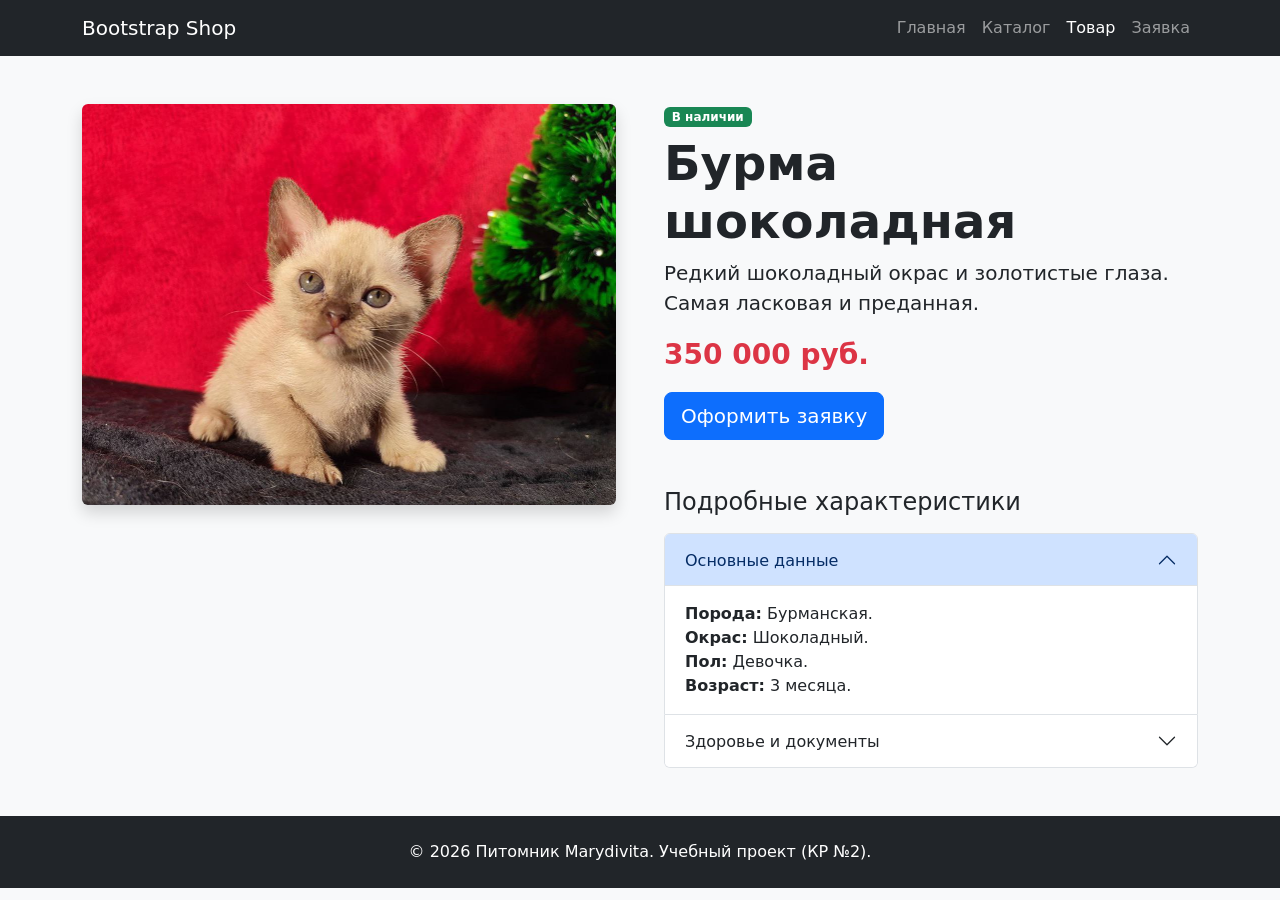
<file: product-6.html>
<!DOCTYPE html>
<html lang="ru">
<head>
    <meta charset="UTF-8">
    <meta name="viewport" content="width=device-width, initial-scale=1.0">
    <title>Бурма шоколадная – Bootstrap Shop</title>
    <link href="https://cdn.jsdelivr.net/npm/bootstrap@5.3.3/dist/css/bootstrap.min.css" rel="stylesheet">
</head>
<body class="bg-light">

    <nav class="navbar navbar-expand-lg navbar-dark bg-dark">
        <div class="container">
            <a class="navbar-brand" href="index.html">Bootstrap Shop</a>
            <button class="navbar-toggler" type="button" data-bs-toggle="collapse" data-bs-target="#mainNav">
                <span class="navbar-toggler-icon"></span>
            </button>
            <div class="collapse navbar-collapse" id="mainNav">
                <ul class="navbar-nav ms-auto">
                    <li class="nav-item"><a class="nav-link" href="index.html">Главная</a></li>
                    <li class="nav-item"><a class="nav-link" href="catalog.html">Каталог</a></li>
                    <li class="nav-item"><a class="nav-link active" href="product.html">Товар</a></li>
                    <li class="nav-item"><a class="nav-link" href="order.html">Заявка</a></li>
                </ul>
            </div>
        </div>
    </nav>

    <main class="container my-5">
        <div class="row g-5">
            <div class="col-12 col-lg-6">
                <img src="images/cat-6.jpg" alt="Бурма шоколадная" class="img-fluid rounded shadow">
            </div>
            <div class="col-12 col-lg-6">
                <span class="badge bg-success mb-2">В наличии</span>
                <h1 class="display-5 fw-bold">Бурма шоколадная</h1>
                <p class="lead">Редкий шоколадный окрас и золотистые глаза. Самая ласковая и преданная.</p>
                <p class="fs-3 fw-bold text-danger">350 000 руб.</p>
                
                <a href="order.html" class="btn btn-primary btn-lg mb-4">Оформить заявку</a>

                <h2 class="h4 mt-4 mb-3">Подробные характеристики</h2>
                <div class="accordion" id="featuresAccordion">
                    <div class="accordion-item">
                        <h2 class="accordion-header"><button class="accordion-button" type="button" data-bs-toggle="collapse" data-bs-target="#collapseOne">Основные данные</button></h2>
                        <div id="collapseOne" class="accordion-collapse collapse show" data-bs-parent="#featuresAccordion">
                            <div class="accordion-body">
                                <strong>Порода:</strong> Бурманская.<br>
                                <strong>Окрас:</strong> Шоколадный.<br>
                                <strong>Пол:</strong> Девочка.<br>
                                <strong>Возраст:</strong> 3 месяца.
                            </div>
                        </div>
                    </div>
                    <div class="accordion-item">
                        <h2 class="accordion-header"><button class="accordion-button collapsed" type="button" data-bs-toggle="collapse" data-bs-target="#collapseTwo">Здоровье и документы</button></h2>
                        <div id="collapseTwo" class="accordion-collapse collapse" data-bs-parent="#featuresAccordion">
                            <div class="accordion-body">
                                <strong>Прививки:</strong> Все сделаны по возрасту.<br>
                                <strong>Документы:</strong> Метрика WCF, вет. паспорт.<br>
                                <strong>Особенность:</strong> Муурчит без остановки, "хвостик" за хозяином.
                            </div>
                        </div>
                    </div>
                </div>
            </div>
        </div>
    </main>

    <footer class="bg-dark text-white text-center py-4 mt-5">
        <p class="mb-0">&copy; 2026 Питомник Marydivita. Учебный проект (КР №2).</p>
    </footer>

    <script src="https://cdn.jsdelivr.net/npm/bootstrap@5.3.3/dist/js/bootstrap.bundle.min.js"></script>
</body>
</html>
</file>
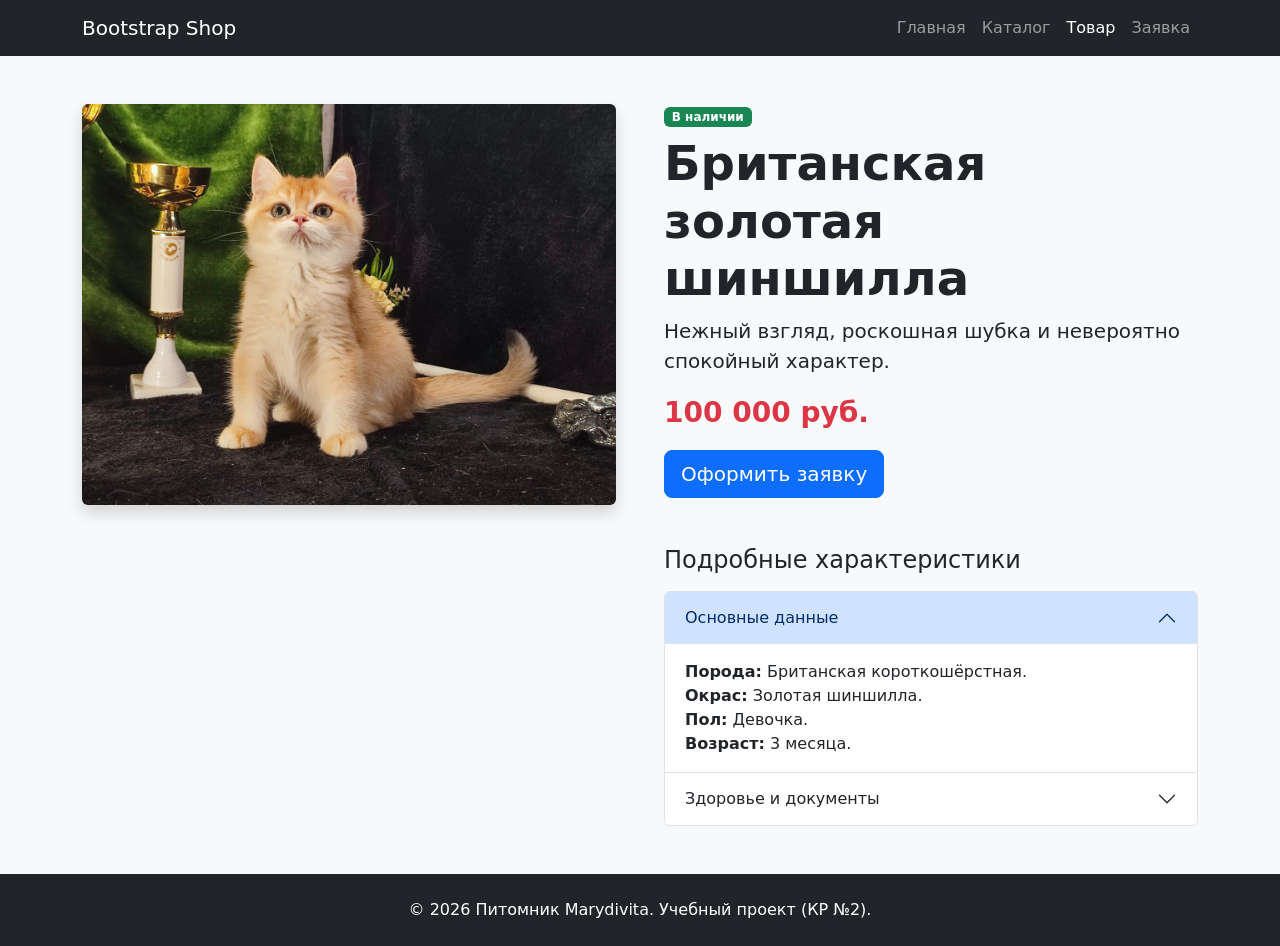
<file: product.html>
<!DOCTYPE html>
<html lang="ru">
<head>
    <meta charset="UTF-8">
    <meta name="viewport" content="width=device-width, initial-scale=1.0">
    <title>Британская шиншилла – Bootstrap Shop</title>
    
    <link href="https://cdn.jsdelivr.net/npm/bootstrap@5.3.3/dist/css/bootstrap.min.css" rel="stylesheet">
</head>
<body class="bg-light">

    <nav class="navbar navbar-expand-lg navbar-dark bg-dark">
        <div class="container">
            <a class="navbar-brand" href="index.html">Bootstrap Shop</a>
            <button class="navbar-toggler" type="button" data-bs-toggle="collapse" data-bs-target="#mainNav">
                <span class="navbar-toggler-icon"></span>
            </button>
            <div class="collapse navbar-collapse" id="mainNav">
                <ul class="navbar-nav ms-auto">
                    <li class="nav-item"><a class="nav-link" href="index.html">Главная</a></li>
                    <li class="nav-item"><a class="nav-link" href="catalog.html">Каталог</a></li>
                    <li class="nav-item"><a class="nav-link active" href="product.html">Товар</a></li>
                    <li class="nav-item"><a class="nav-link" href="order.html">Заявка</a></li>
                </ul>
            </div>
        </div>
    </nav>

    <main class="container my-5">
        <div class="row g-5">
            <div class="col-12 col-lg-6">
                <img src="images/cat-1.jpg" alt="Британская шиншилла" class="img-fluid rounded shadow">
            </div>
            <div class="col-12 col-lg-6">
                <span class="badge bg-success mb-2">В наличии</span>
                <h1 class="display-5 fw-bold">Британская золотая шиншилла</h1>
                <p class="lead">Нежный взгляд, роскошная шубка и невероятно спокойный характер.</p>
                <p class="fs-3 fw-bold text-danger">100 000 руб.</p>
                
                <!-- Кнопка теперь ведёт на страницу order.html -->
                <a href="order.html" class="btn btn-primary btn-lg mb-4">Оформить заявку</a>

                <h2 class="h4 mt-4 mb-3">Подробные характеристики</h2>
                <div class="accordion" id="featuresAccordion">
                    <div class="accordion-item">
                        <h2 class="accordion-header"><button class="accordion-button" type="button" data-bs-toggle="collapse" data-bs-target="#collapseOne">Основные данные</button></h2>
                        <div id="collapseOne" class="accordion-collapse collapse show" data-bs-parent="#featuresAccordion">
                            <div class="accordion-body">
                                <strong>Порода:</strong> Британская короткошёрстная.<br>
                                <strong>Окрас:</strong> Золотая шиншилла.<br>
                                <strong>Пол:</strong> Девочка.<br>
                                <strong>Возраст:</strong> 3 месяца.
                            </div>
                        </div>
                    </div>
                    <div class="accordion-item">
                        <h2 class="accordion-header"><button class="accordion-button collapsed" type="button" data-bs-toggle="collapse" data-bs-target="#collapseTwo">Здоровье и документы</button></h2>
                        <div id="collapseTwo" class="accordion-collapse collapse" data-bs-parent="#featuresAccordion">
                            <div class="accordion-body">
                                <strong>Прививки:</strong> Все сделаны по возрасту.<br>
                                <strong>Документы:</strong> Метрика WCF, вет. паспорт.<br>
                                <strong>Здоровье:</strong> Полностью здорова, обработана от паразитов.
                            </div>
                        </div>
                    </div>
                </div>
            </div>
        </div>
    </main>

    <footer class="bg-dark text-white text-center py-4 mt-5">
        <p class="mb-0">&copy; 2026 Питомник Marydivita. Учебный проект (КР №2).</p>
    </footer>

    <!-- Подключение Bootstrap JS (нужно для работы аккордеона) -->
    <script src="https://cdn.jsdelivr.net/npm/bootstrap@5.3.3/dist/js/bootstrap.bundle.min.js"></script>
</body>
</html>
</file>
